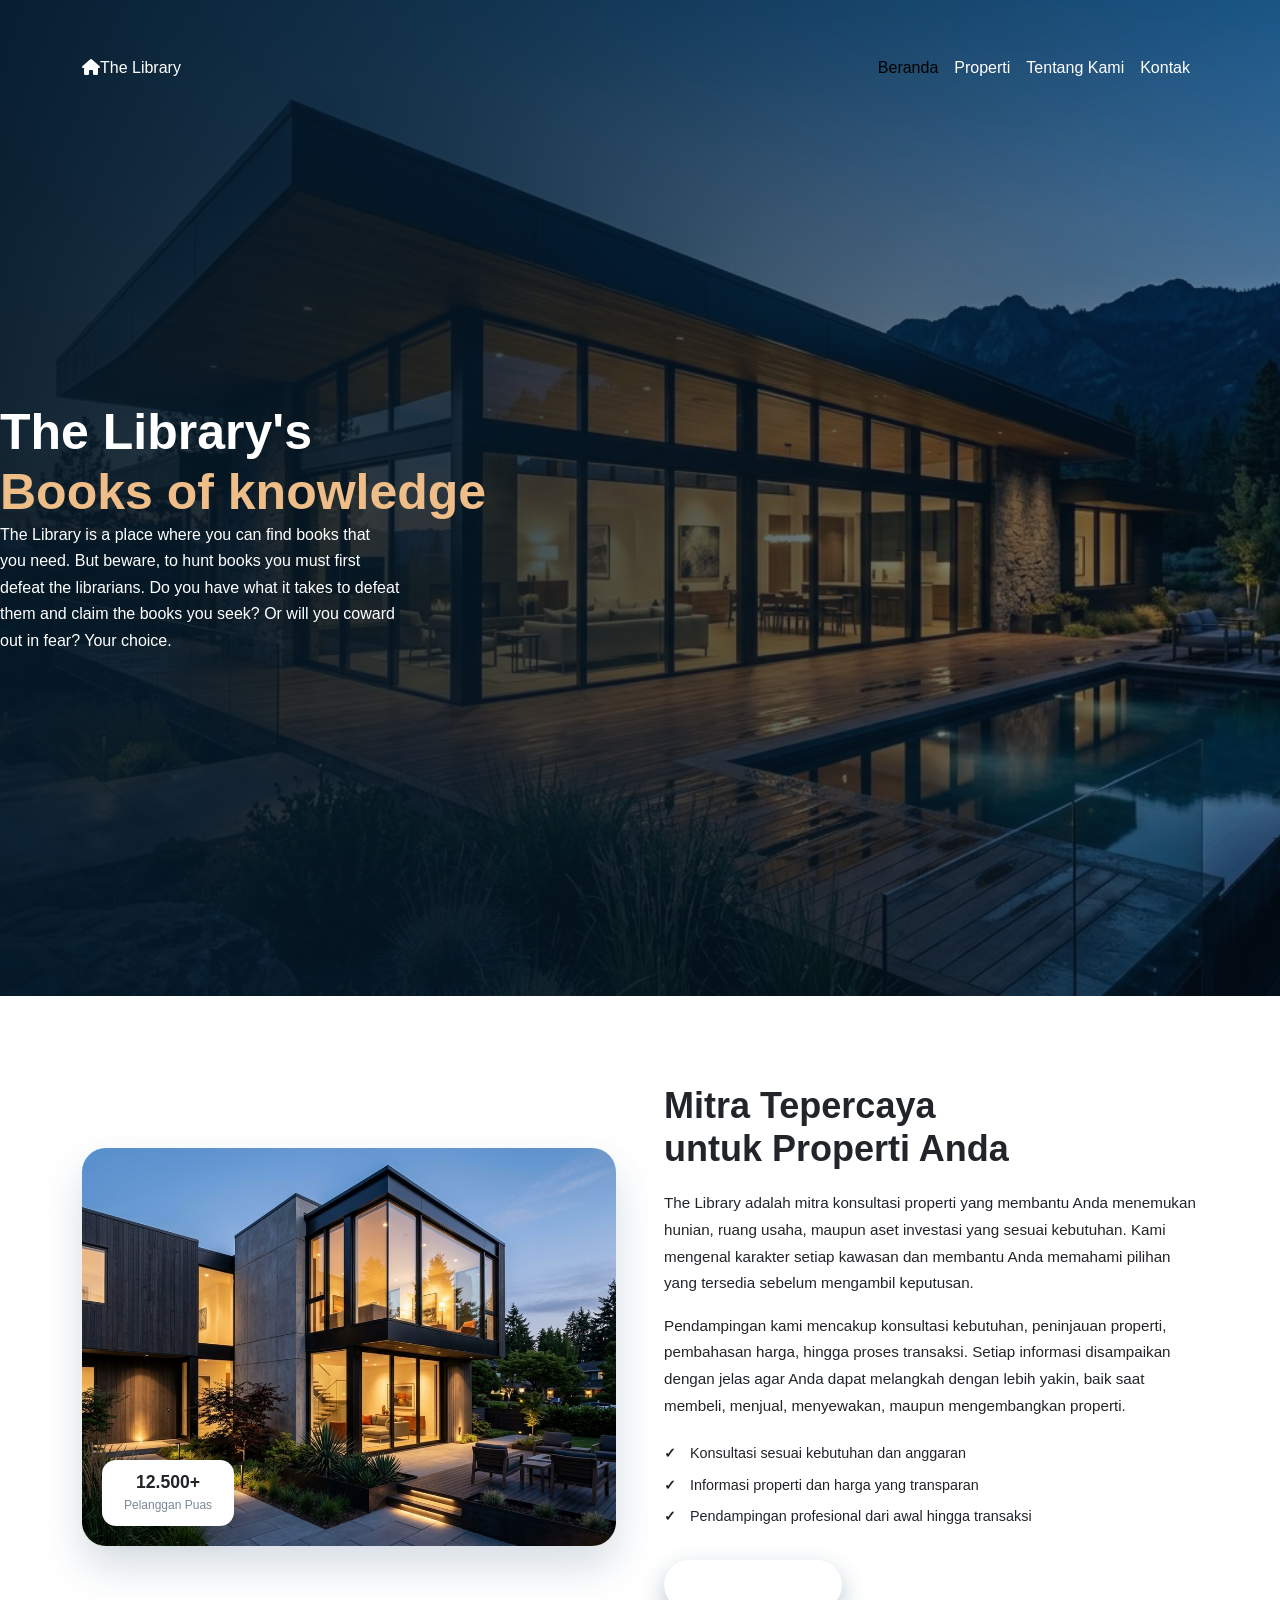
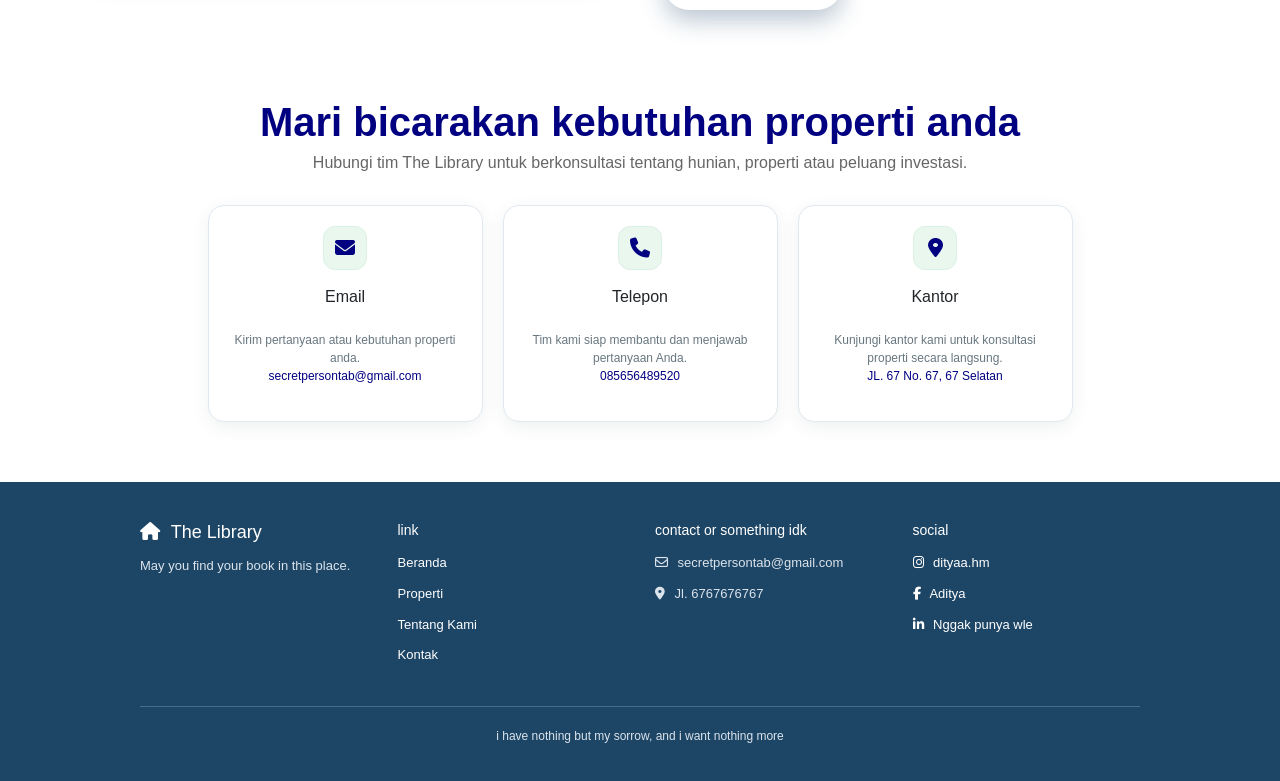
<file: index.html>
<!doctype html>
<html lang="en">
  <head>
    <meta charset="utf-8" />
    <meta name="viewport" content="width=device-width, initial-scale=1" />
    <title>Bootstrap demo</title>
    <link
      rel="stylesheet"
      href="https://cdnjs.cloudflare.com/ajax/libs/font-awesome/6.7.2/css/all.min.css"
    />
    <link
      href="https://cdn.jsdelivr.net/npm/bootstrap@5.3.9/dist/css/bootstrap.min.css"
      rel="stylesheet"
      integrity="sha384-yEPZ7jP9S0QKiUQ0m3jjsO4ProIW7wvR9gXkI7JOGa2XVsw53Yke2bsdkBbjmmiX"
      crossorigin="anonymous"
    />
    <link rel="stylesheet" href="style.css" />
  </head>
  <body>
    <div class="container-site">
      <div class="hero">
        <nav class="navbar navbar-expand-lg pt-5">
          <div class="container">
            <a class="navbar-brand" href="#"
              ><i class="fa-solid fa-house"></i>The Library</a
            >
            <button
              class="navbar-toggler"
              type="button"
              data-bs-toggle="collapse"
              data-bs-target="#navbarNav"
              aria-controls="navbarNav"
              aria-expanded="false"
              aria-label="Toggle navigation"
            >
              <span class="navbar-toggler-icon"></span>
            </button>
            <div class="collapse navbar-collapse" id="navbarNav">
              <ul class="navbar-nav ms-auto">
                <li class="nav-item">
                  <a class="nav-link active" aria-current="page" href="#"
                    >Beranda</a
                  >
                </li>
                <li class="nav-item">
                  <a class="nav-link" href="#">Properti</a>
                </li>
                <li class="nav-item">
                  <a class="nav-link" href="#">Tentang Kami</a>
                </li>
                <li class="nav-item">
                  <a class="nav-link" href="#">Kontak</a>
                </li>
              </ul>
            </div>
          </div>
        </nav>

        <div class="hero-content d-flex justify-content-center flex-column">
          <h1 class="hero-title">
            The Library's
            <br />
            <span> Books of knowledge</span>

            <p class="hero-subtitle">
              The Library is a place where you can find books that you need. But
              beware, to hunt books you must first defeat the librarians. Do you
              have what it takes to defeat them and claim the books you seek? Or
              will you coward out in fear? Your choice.
            </p>
          </h1>
        </div>
      </div>
     
      <h1></h1>

  <section class="feature-section">
    <div class="container">
      <div class="row align-items-center g-5">

        <!-- Left: image + badge -->
        <div class="col-lg-6">
          <div class="img-wrap">
            <img class="colimg" src="pic/feature-house.jpg" alt="Rumah modern dengan taman dan pencahayaan malam">
            <div class="stat-badge">
              <strong>12.500+</strong>
              <span>Pelanggan Puas</span>
            </div>
          </div>
        </div>

     
        <div class="col-lg-6 text-start">
          <h2 class="coljudul">Mitra Tepercaya <br>untuk Properti Anda</h2>

          <p class="colteks">
            The Library adalah mitra konsultasi properti yang membantu Anda menemukan hunian, ruang usaha, maupun aset investasi yang sesuai kebutuhan. Kami mengenal karakter setiap kawasan dan membantu Anda memahami pilihan yang tersedia sebelum mengambil keputusan.
          </p>
          <p class="colteks">
            Pendampingan kami mencakup konsultasi kebutuhan, peninjauan properti, pembahasan harga, hingga proses transaksi. Setiap informasi disampaikan dengan jelas agar Anda dapat melangkah dengan lebih yakin, baik saat membeli, menjual, menyewakan, maupun mengembangkan properti.
          </p>

          <ul class="colist">
            <li>Konsultasi sesuai kebutuhan dan anggaran</li>
            <li>Informasi properti dan harga yang transparan</li>
            <li>Pendampingan profesional dari awal hingga transaksi</li>
          </ul>

          <a href="#" class="btn-property">Lihat Properti <span aria-hidden="true">&rarr;</span></a>
        </div>

      </div>
    </div>
  </section>



  <h1></h1>
  <h1></h1>

  <div class="ryoshu" id="kontak">
    <p class="araya"></p>
    <h1>Mari bicarakan kebutuhan properti anda</h1>
    <p class="callisto">
     Hubungi tim The Library untuk berkonsultasi tentang hunian, properti atau peluang investasi.
    </p>
  </div>

  <section class="fitur" id="fitur">
        <div class="item">
            <span class="itemfitur"><i class="fa-solid fa-envelope"></i></i></span>
            <h2>Email</h2>
            <p>Kirim pertanyaan atau kebutuhan properti anda.
                <br>

              <span class="boktek">secretpersontab@gmail.com</span>
            </p>
        </div>
        <div class="item">
            <span class="itemfitur"><i class="fa-solid fa-phone"></i></i></span>
            <h2>Telepon</h2>
            <p>Tim kami siap membantu dan menjawab pertanyaan Anda.
              <br>

              <span class="boktek">085656489520</span>
            </p>
        </div>
        <div class="item">
            <span class="itemfitur"><i class="fa-solid fa-location-dot"></i></i></span>
            <h2>Kantor</h2>
            <p>Kunjungi kantor kami untuk konsultasi properti secara langsung.
              <br>

              <span class="boktek">JL. 67 No. 67, 67 Selatan</span>
            </p>
        </div>
        </section>

       <div class="content"></div>

  <footer>

    <div class="footer-columns">

      <div class="column">
        <h2><i class="fa-solid fa-house"></i> The Library</h2>
        <p>May you find your book in this place.</p>
      </div>

      <div class="column">
        <h3>link</h3>
        <a >Beranda</a>
        <a >Properti</a>
        <a >Tentang Kami</a>
        <a >Kontak</a>
      </div>

      <div class="column">
        <h3>contact or something idk</h3>
        <p><i class="fa-regular fa-envelope"></i> secretpersontab@gmail.com</p>
        <p><i class="fa-solid fa-location-dot"></i> Jl. 6767676767</p>
      </div>

      <div class="column">
        <h3>social</h3>
        <a ><i class="fa-brands fa-instagram"></i> dityaa.hm</a>
        <a ><i class="fa-brands fa-facebook-f"></i> Aditya</a>
        <a ><i class="fa-brands fa-linkedin-in"></i> Nggak punya wle</a>
      </div>

    </div>

    <div class="copyright">
      <p>i have nothing but my sorrow, and i want nothing more</p>
    </div>

  </footer>

    <script
      src="https://cdn.jsdelivr.net/npm/bootstrap@5.3.9/dist/js/bootstrap.bundle.min.js"
      integrity="sha384-WyOxWvTyr1QaMPfiPJSv76iReVthorl5uWlFtZPyK0IEB0hGzo9y5Bp9mYanr8Bu"
      crossorigin="anonymous"
    ></script>
  </body>
</html>
</file>
<file: style.css>
*{
    margin: 0;
    padding: 0;
    box-sizing: border-box;
}

body{
    font-family: 'Inter', sans-serif;
}

.container-site{
    width: 100%;
}

.hero{
    width: 100%;
    min-height: 100vh;
    background-image: linear-gradient(90deg,
     rgba(5,25,40,0.94) 0%,
     rgba(5,25,40,0.78) 35%,
     rgba(5,25,40,0.38) 100%), 
     url('pic/hero-villa.jpg');
     background-repeat: no-repeat;
     background-size: cover;
     background-position: center;
}

.navbar-brand, .nav-link{
    color: white;
    font-size: 16px;
    font-weight: 500;
}

.hero-content{
    color: white;
    max-width: 1300px;
    margin: auto;
    height: 100vh;
    line-height: 1.1;
}

.hero-title{
    font-size: 50px;
    font-weight: 800;
    margin-bottom: 20px;
}

.hero-title span{
    color: #efbd87;
}

.hero-subtitle{
    max-width: 400px;
    /* background-color: bisque; */
    font-size: 16px;
    line-height: 1.65;
    font-weight: 400;
}

.feature-section {
  background: var(--bg);
  padding: 80px 0;
}
 
/* ---------- Image + badge ---------- */
.img-wrap {
  position: relative;
}
 
.colimg {
  display: block;
  width: 100%;
  height: auto;
  border-radius: 24px;
  box-shadow: 0 20px 40px rgba(26, 66, 104, 0.18);
}
 
.stat-badge {
  position: absolute;
  left: 20px;
  bottom: 20px;
  background: #fff;
  padding: 12px 22px;
  border-radius: 14px;
  box-shadow: 0 8px 24px rgba(0, 0, 0, 0.18);
  text-align: center;
  line-height: 1.25;
}
 
.stat-badge strong {
  display: block;
  font-size: 1.1rem;
  font-weight: 700;
  color: var(--navy);
}
 
.stat-badge span {
  font-size: 0.75rem;
  color: #7a8898;
}
 
.coljudul {
  font-size: clamp(1.75rem, 3vw, 2.25rem);
  font-weight: 800;
  line-height: 1.2;
  color: var(--navy);
  margin: 0 0 1.25rem;
}
 
.colteks {
  font-size: 0.95rem;
  line-height: 1.75;
  color: var(--text);
  text-align: left;
  margin: 0 0 1rem;
}
 
.colist {
  list-style: none;
  padding: 0;
  margin: 1.5rem 0 2rem;
}
 
.colist li {
  position: relative;
  padding-left: 26px;
  margin-bottom: 10px;
  font-size: 0.9rem;
  font-weight: 500;
  color: var(--text-dark);
}
 
.colist li::before {
  content: "✓";
  position: absolute;
  left: 0;
  color: var(--accent);
  font-weight: 700;
}
 .btn-property {
  display: inline-flex;
  align-items: center;
  gap: 10px;
  background: var(--navy);
  color: #fff;
  padding: 14px 30px;
  border-radius: 50px;
  font-size: 0.9rem;
  font-weight: 600;
  text-decoration: none;
  box-shadow: 0 10px 24px rgba(26, 66, 104, 0.3);
  transition: transform 0.2s ease, background 0.2s ease;
}
 
.btn-property:hover {
  background: var(--navy-dark);
  color: #fff;
  transform: translateY(-2px);
}
 
.btn-property:focus-visible {
  outline: 3px solid var(--accent);
  outline-offset: 3px;
}


.ryoshu{
  text-align: center;
  margin-bottom: 30px;
}

.araya{
  font-weight: bold;
  color: #1b4332;
  margin-bottom: 5px;
}

.ryoshu h1{
  color: navy;
  margin: 5px 0;
  font-weight: 600;
}

.callisto{
  color: #666;
  width: 60%;
  margin: 0 auto;
}

.fitur {
  display: flex;
  align-items: center;
  justify-content: center;
  flex-wrap: nowrap;
  gap: 20px;
  width: 90%;
  max-width: 1100px;
  margin: 0 auto 60px;
}

.item {
  display: flex;
  flex-direction: column;
  align-items: center;
  justify-content: center;
  width: 25%;
  min-height: 190px;
  padding: 20px 16px;
  background-color: #ffffff;
  border: 1px solid #e2e8f0;
  border-radius: 16px;
  box-shadow: 0 5px 18px rgba(18, 55, 42, 0.07);
  gap: 16px;
  color: var(--warna-hijau-gelap);
  text-align: center;
  transition: transform 0.2s ease;
}

.item:hover {
  background-color: #ffffff;
  transform: translateY(-4px);
  box-shadow: 0 10px 24px rgba(18, 55, 42, 0.12);
}

.item h2 {
  font-size: 16px;
  line-height: 1.35;
}

.item p {
  color: #687780;
  font-size: 12px;
  line-height: 1.5;
}

.itemfitur {
  display: grid;
  place-items: center;
  width: 44px;
  height: 44px;
  border: 1px solid #d9f2e3;
  border-radius: 12px;
  color: navy;
  font-size: 20px;
  background-color: #eaf7ef;
}

.boktek{
  color: navy;
}

.content {
  flex: 1;
}
 
footer {
  background-color: #1d4565;
  color: white;
  padding: 40px 20px 20px 20px;
}
 
.footer-columns {
  display: flex;
  justify-content: space-between;
  gap: 30px;
  max-width: 1000px;
  margin: 0 auto;
}
 
.column {
  flex: 1;
}
 
.column h2 {
  font-size: 18px;
  margin-bottom: 12px;
}
 
.column h3 {
  font-size: 14px;
  margin-bottom: 14px;
}
 
.column p,
.column a {
  font-size: 13px;
  line-height: 1.6;
  margin-bottom: 10px;
  color: #dbe4ec;
}
 
.column a {
  display: block;
  text-decoration: none;
}
 
.column a:hover {
  color: white;
}
 
.column i {
  margin-right: 6px;
}
 
.copyright {
  max-width: 1000px;
  margin: 30px auto 0 auto;
  padding-top: 20px;
  border-top: 1px solid #4a6a85;
  text-align: center;
  font-size: 12px;
  color: #dbe4ec;
}
</file>
